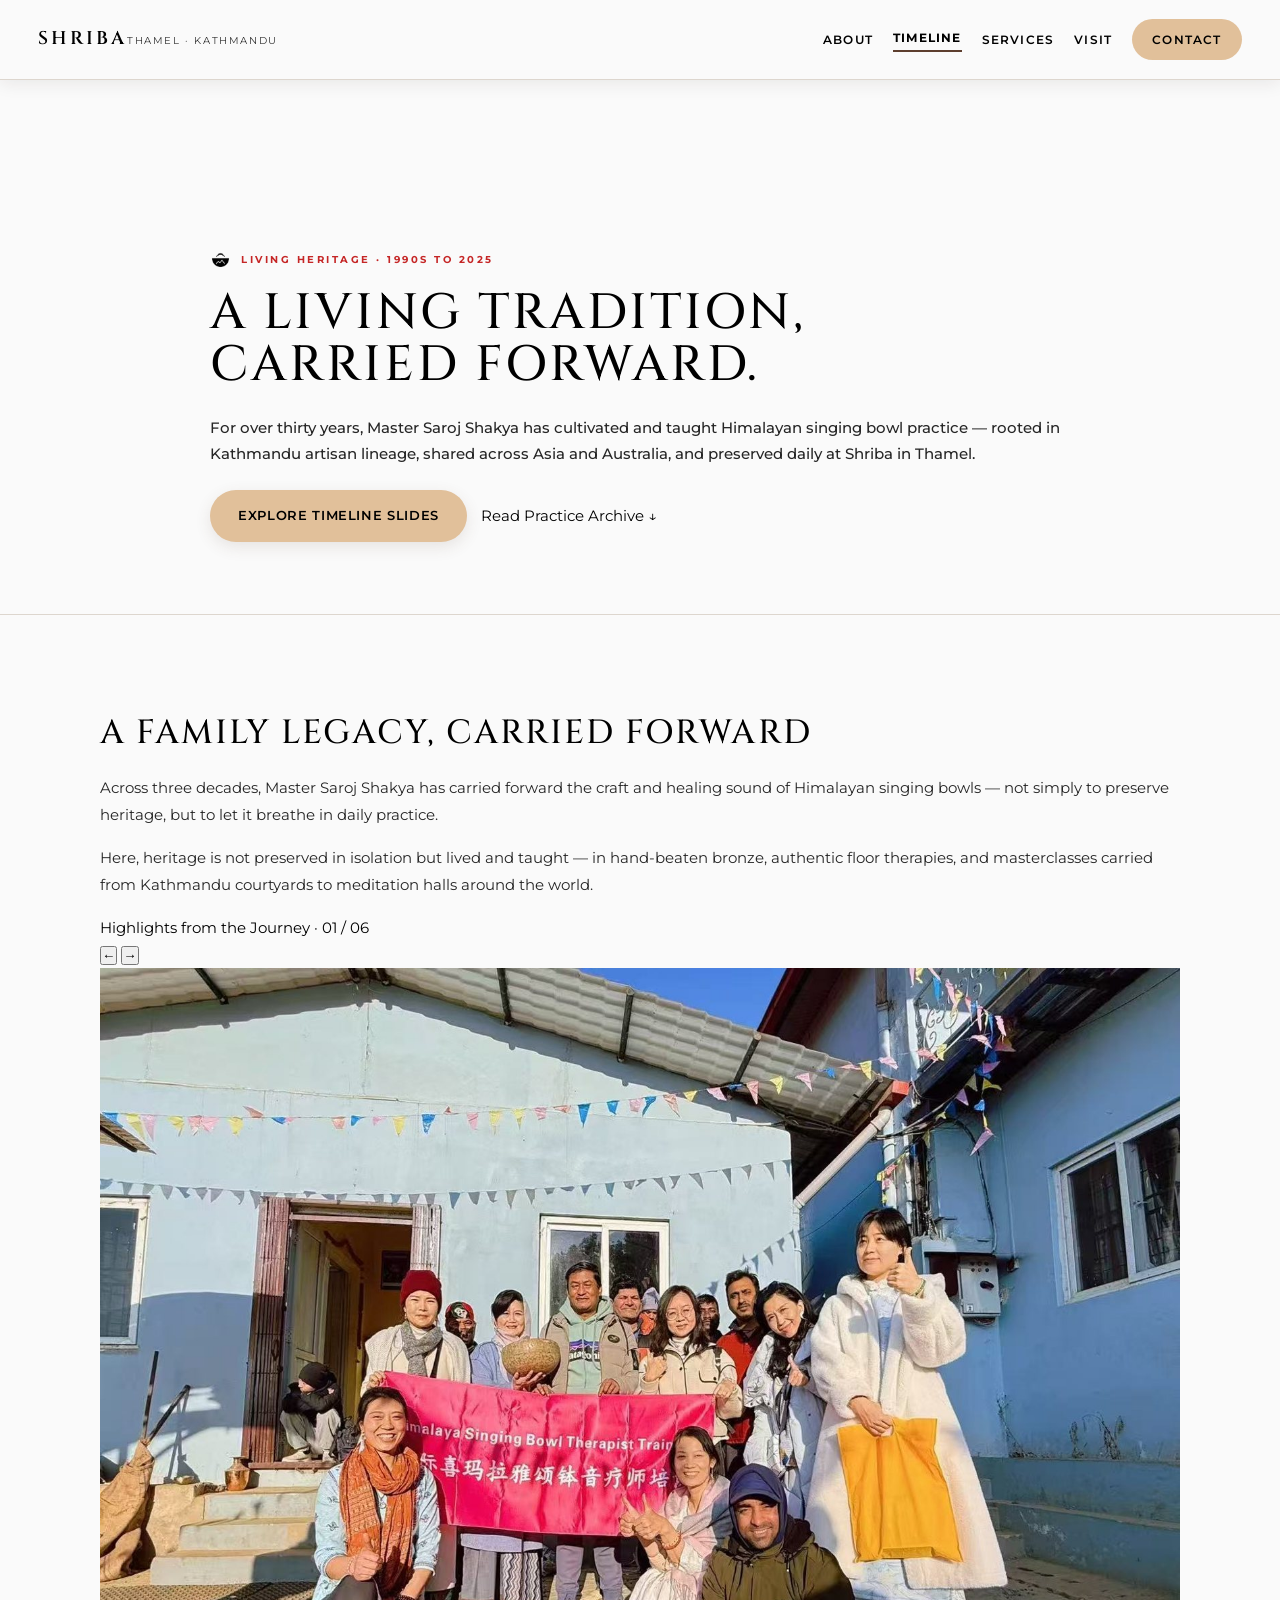
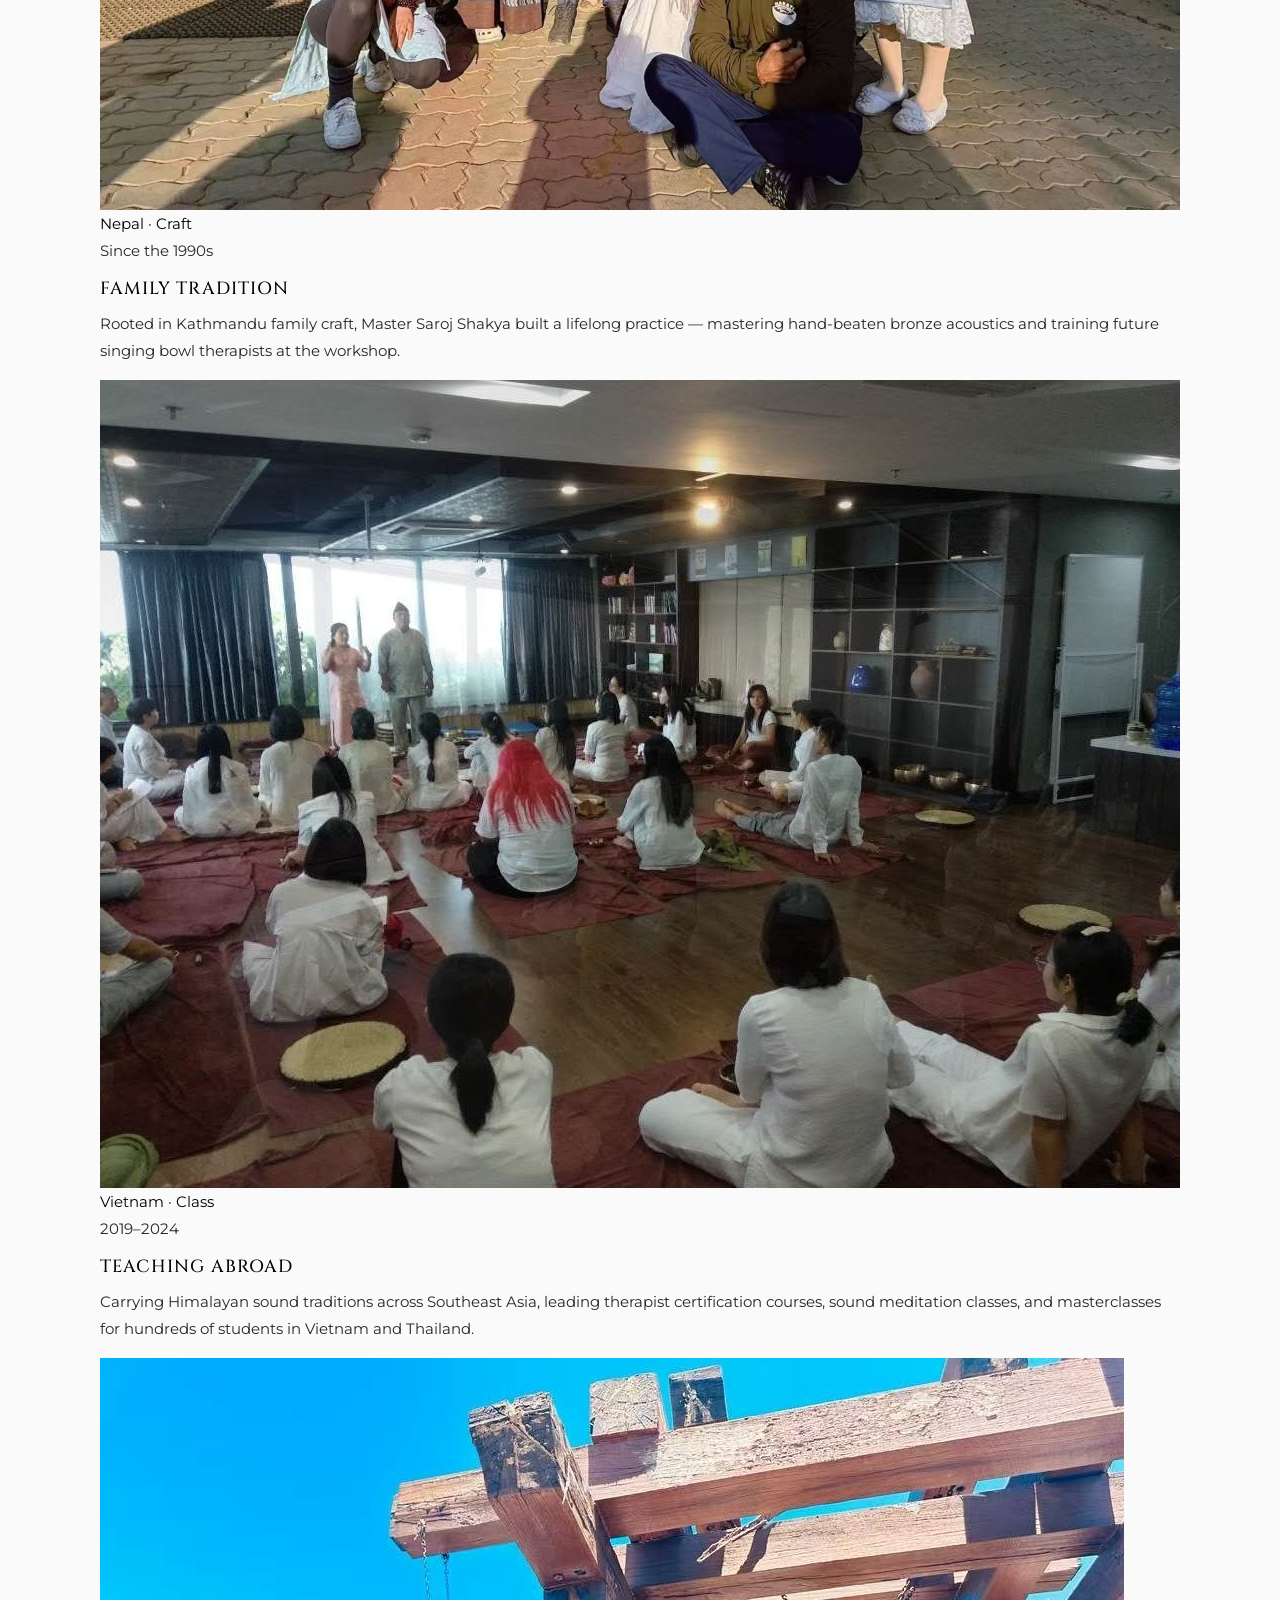
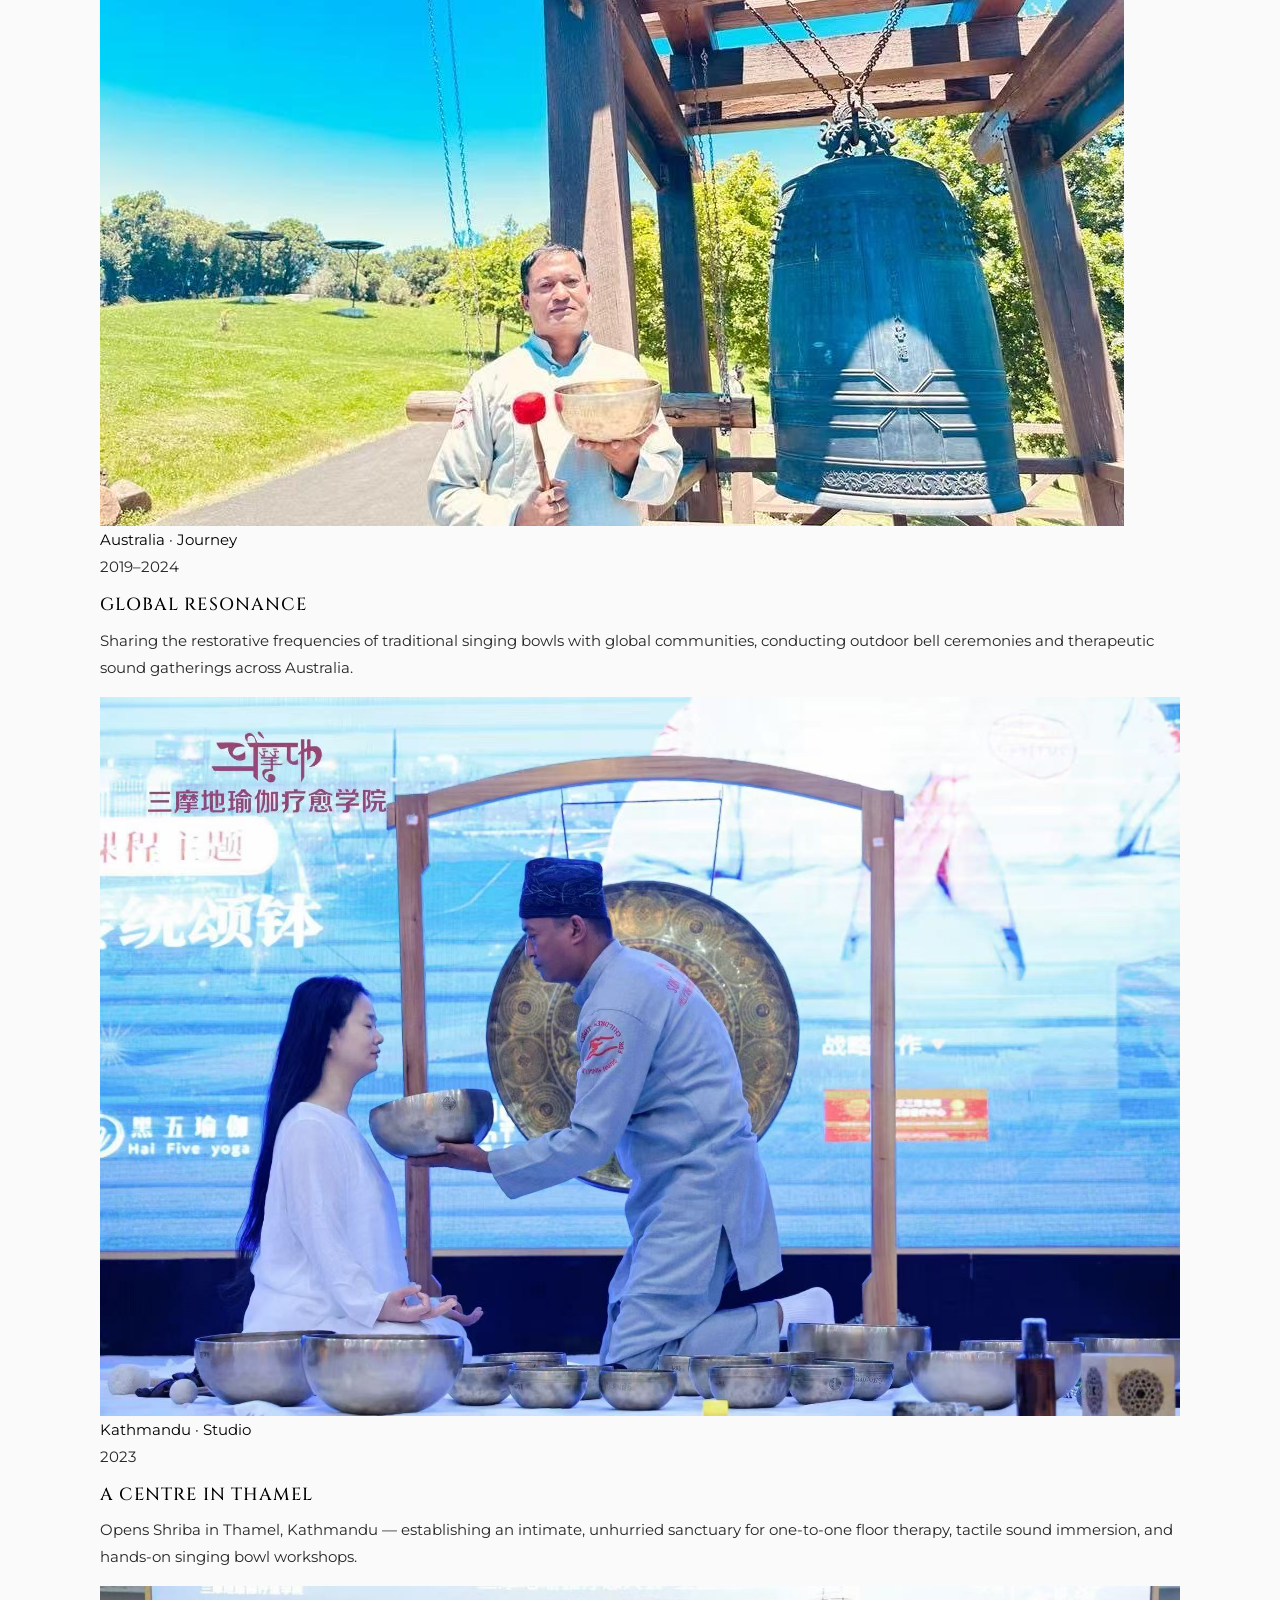
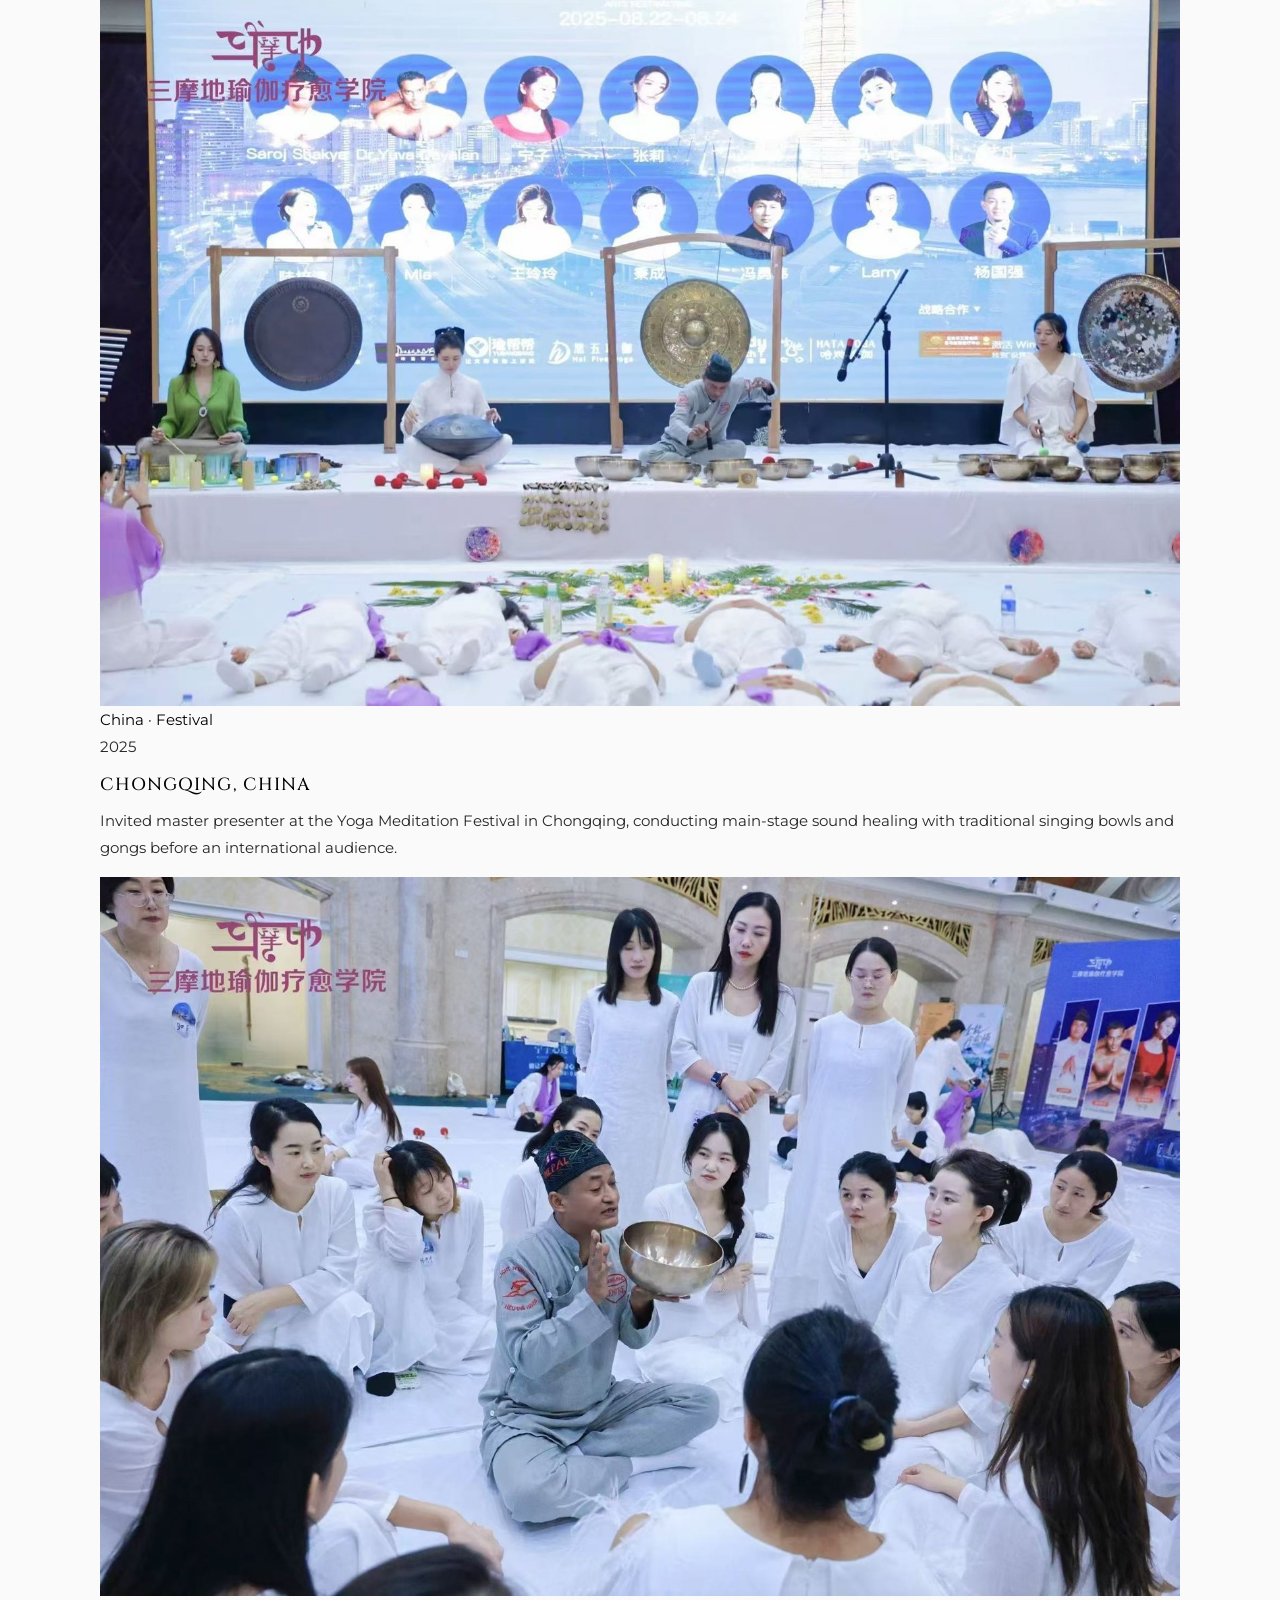
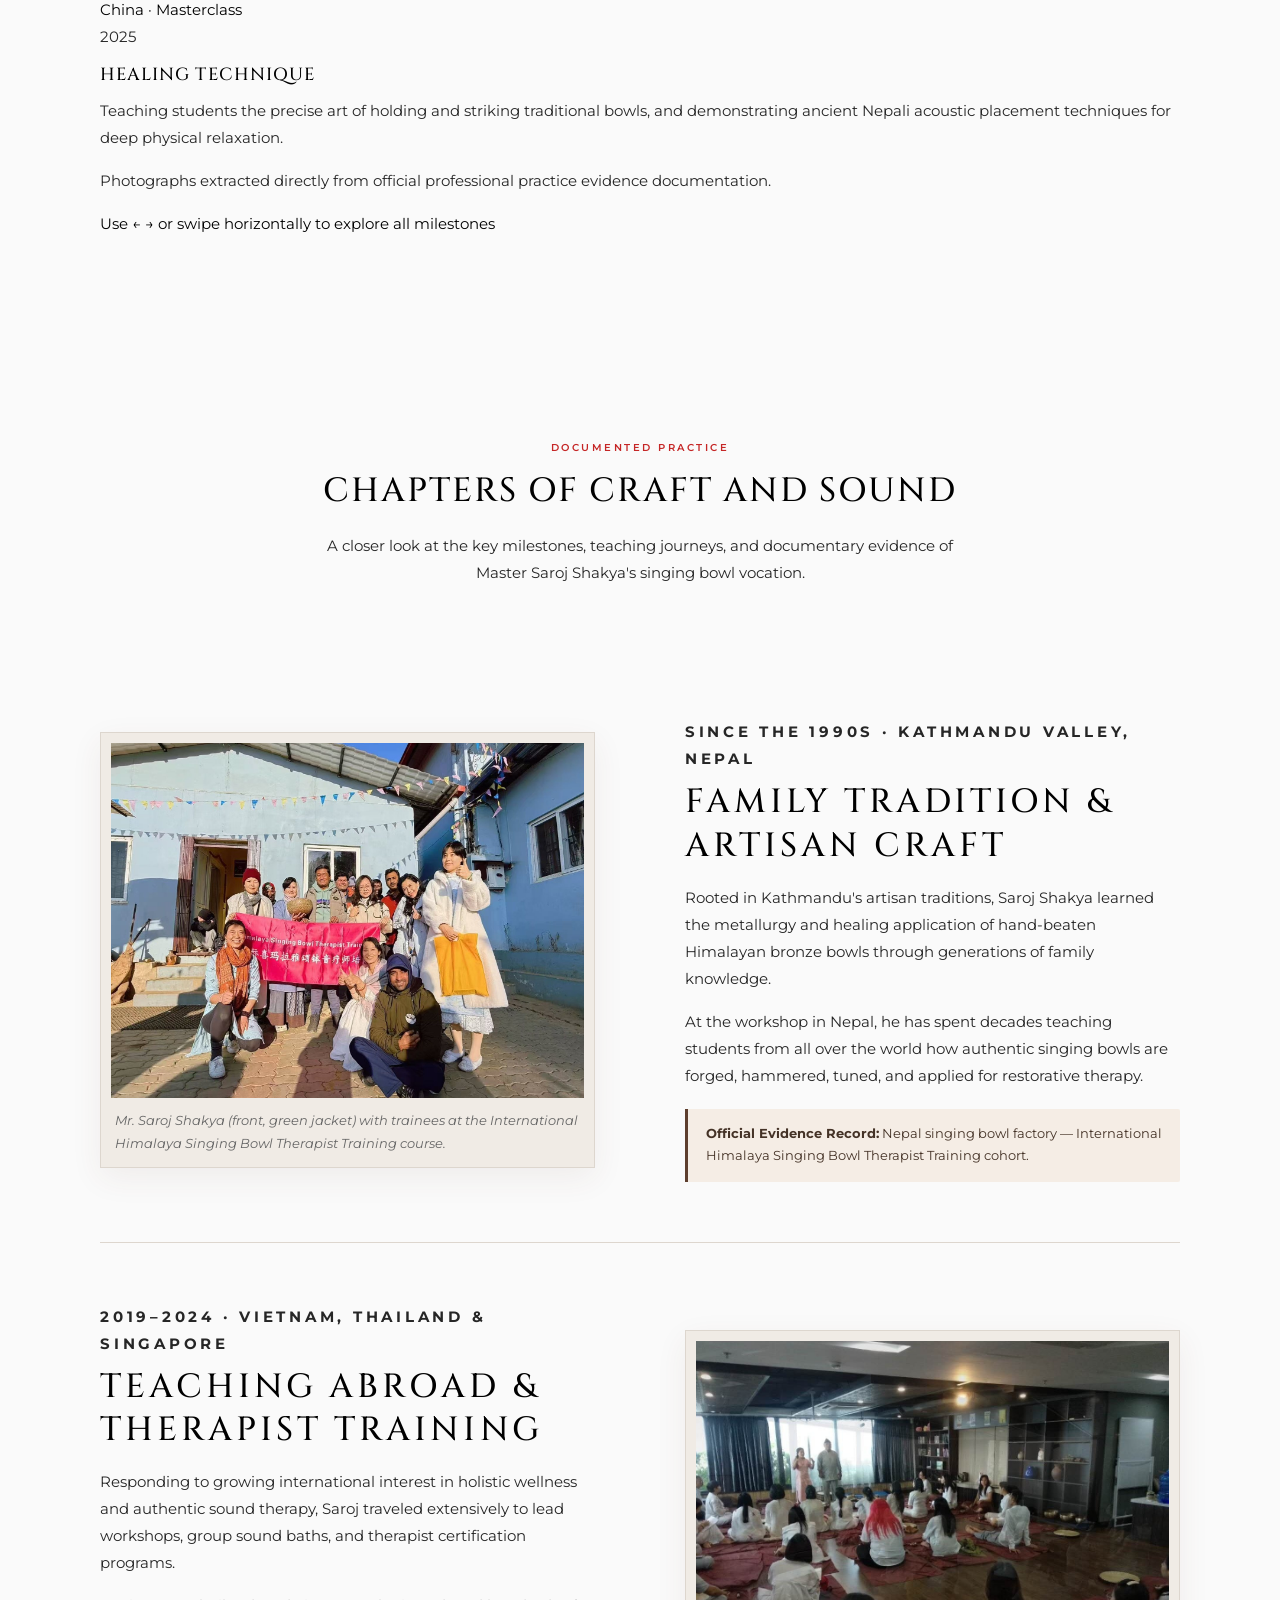
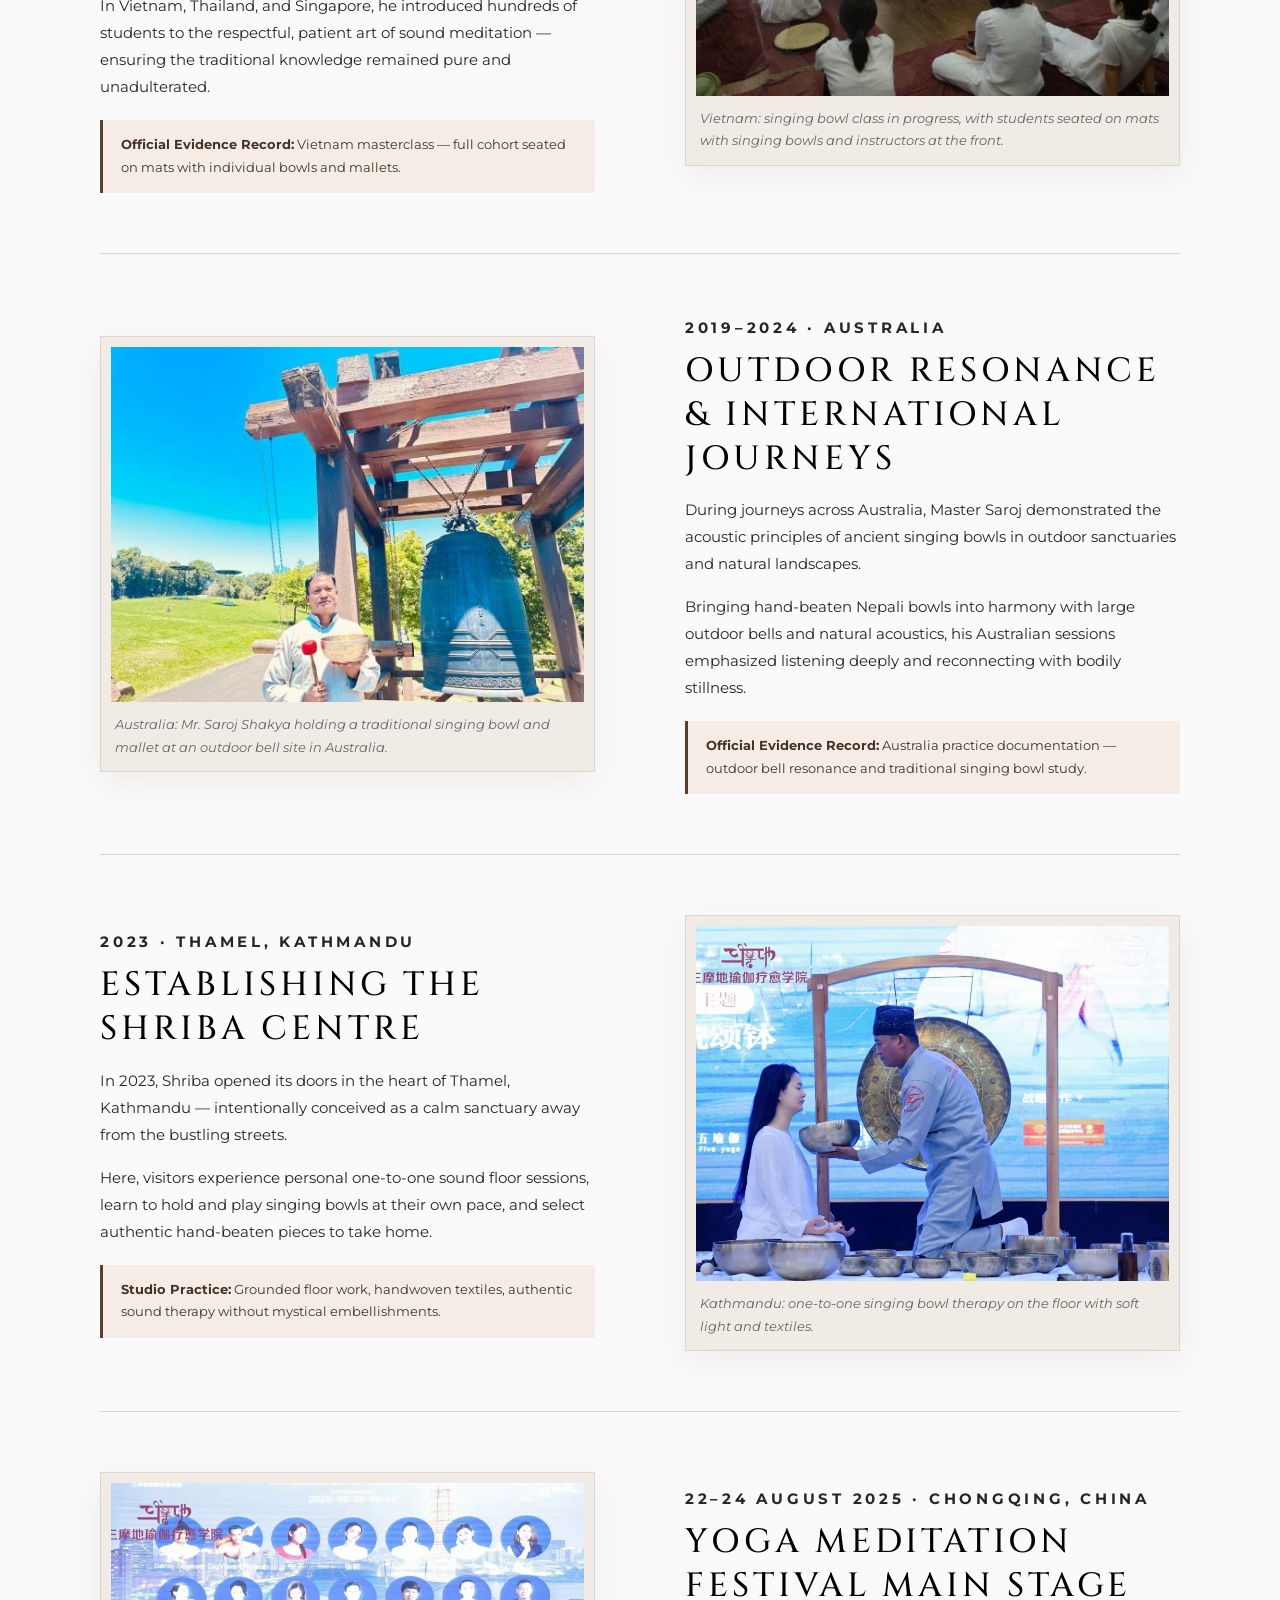
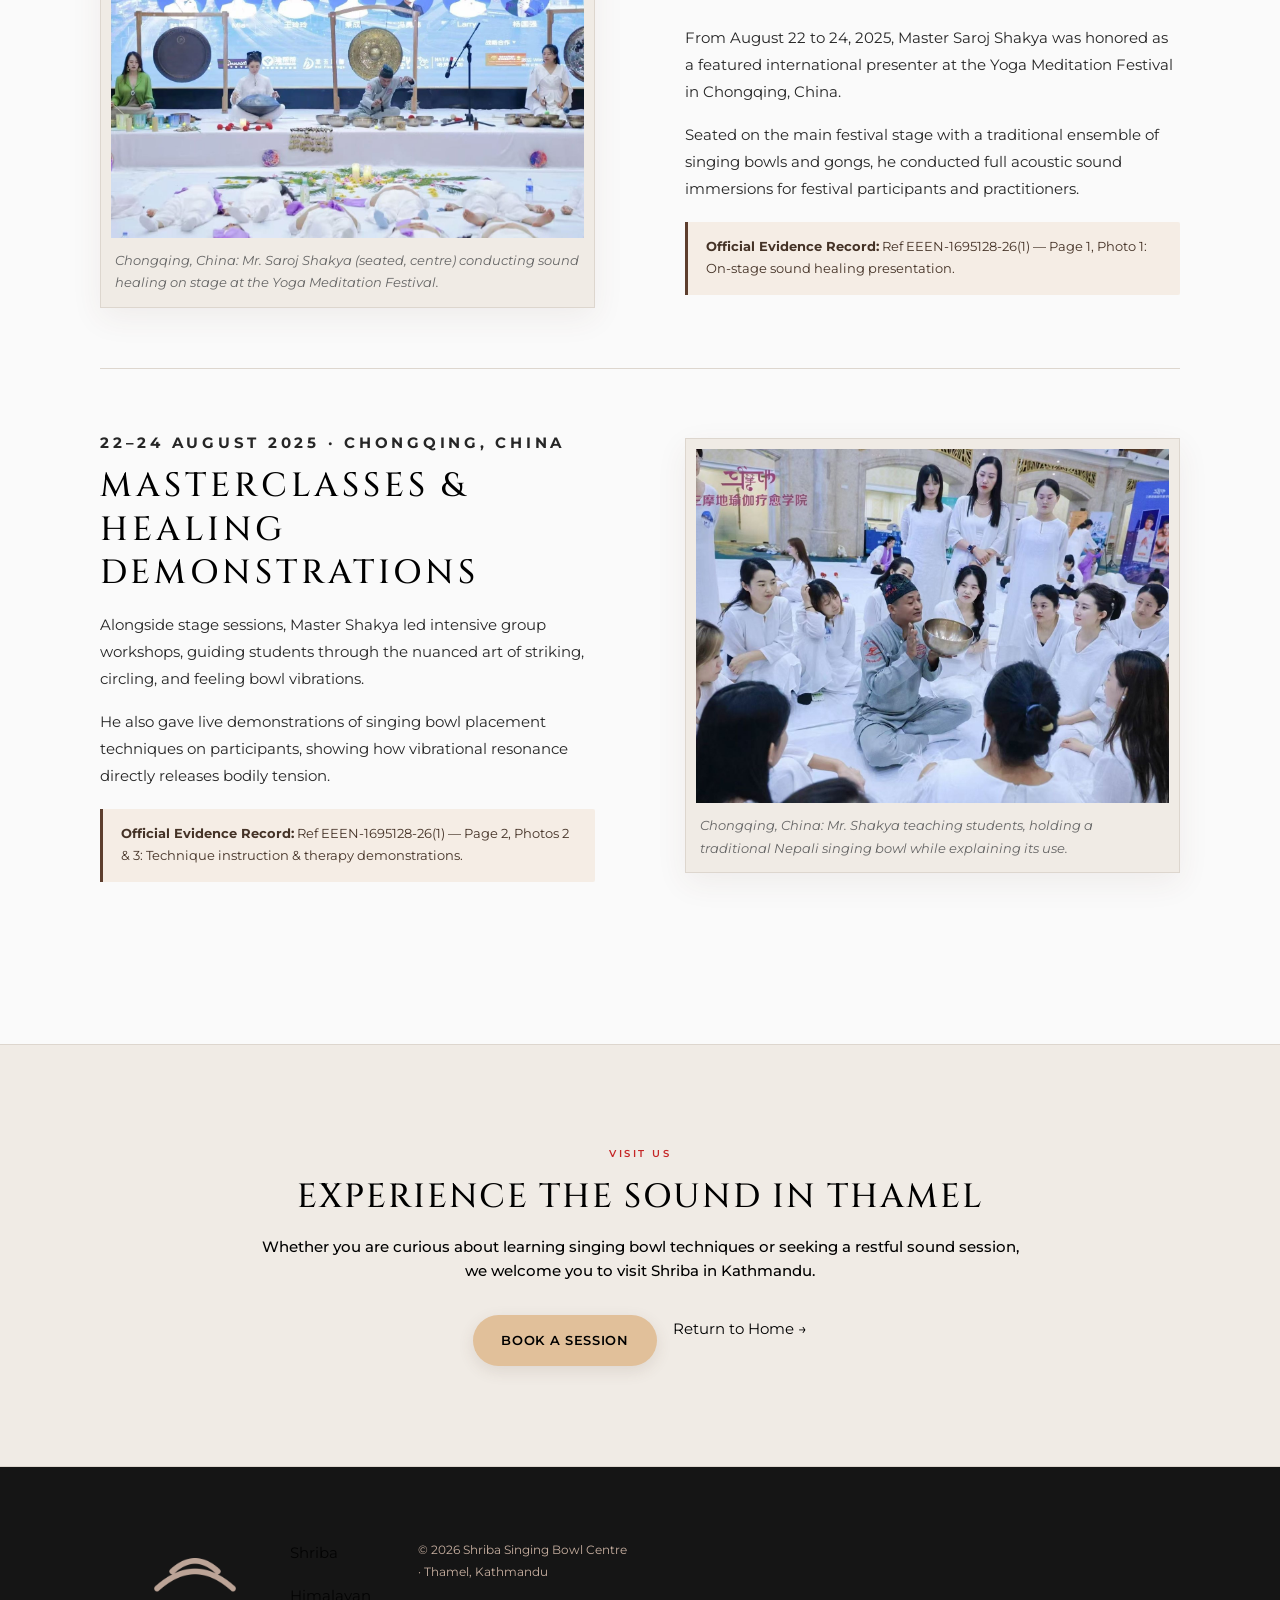
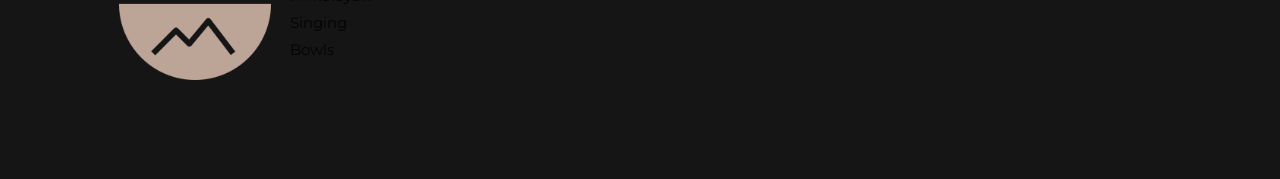
<file: timeline.html>
<!DOCTYPE html>
<html lang="en">
<head>
  <meta charset="UTF-8" />
  <meta name="viewport" content="width=device-width, initial-scale=1.0" />
  <title>Timeline & Journey — Shriba Himalayan Singing Bowls</title>
  <meta name="description" content="Explore the journey of Master Saroj Shakya: thirty years of Himalayan singing bowl craft, sound healing, and international teaching from Kathmandu to China, Vietnam, and Australia." />

  <link rel="preconnect" href="https://fonts.googleapis.com" />
  <link rel="preconnect" href="https://fonts.gstatic.com" crossorigin />
  <link href="https://fonts.googleapis.com/css2?family=Cinzel:wght@400;500;600;700;800;900&family=Montserrat:wght@400;500;600;700&display=swap" rel="stylesheet" />

  <link rel="stylesheet" href="style.css" />
  <link rel="icon" type="image/png" href="images/logo.png" />
  <style>
    /* Specific styles for the dedicated timeline page */
    .timeline-hero {
      background: var(--cream);
      padding: clamp(120px, 15vw, 170px) 0 clamp(48px, 6vw, 72px);
      border-bottom: 1px solid var(--stone);
      position: relative;
    }
    .timeline-hero-inner {
      max-width: 860px;
    }
        .timeline-hero-eyebrow {
          display: inline-flex;
          align-items: center;
          gap: 10px;
          font-size: var(--fs-label);
          letter-spacing: 0.25em;
          text-transform: uppercase;
          font-weight: 700;
          color: var(--red);
          margin-bottom: 18px;
        }
        .timeline-hero-title {
      font-family: var(--font-heading);
      font-size: var(--fs-h1);
      font-weight: 500;
      line-height: 1.05;
      text-transform: uppercase;
      letter-spacing: 0.06em;
      color: var(--ink);
      margin-bottom: 24px;
      -webkit-font-smoothing: antialiased;
    }
        .timeline-hero-lead {
      font-size: var(--fs-body);
      line-height: 1.7;
      color: rgba(0, 0, 0, 0.85);
      font-weight: 500;
      margin-bottom: 24px;
    }
    .timeline-hero-nav {
      display: flex;
      gap: 14px;
      align-items: center;
      flex-wrap: wrap;
    }

    /* Archive Chapters Section */
    .archive-section {
      background: var(--cream);
      padding: clamp(70px, 8vw, 110px) 0;
    }
    .archive-heading {
      text-align: center;
      max-width: 680px;
      margin: 0 auto clamp(48px, 6vw, 72px);
    }
    .archive-chapter {
      display: grid;
      grid-template-columns: 1fr 1fr;
      gap: clamp(40px, 7vw, 90px);
      align-items: center;
      padding: clamp(36px, 5vw, 60px) 0;
      border-bottom: 1px solid var(--stone);
    }
    .archive-chapter:last-child {
      border-bottom: none;
    }
    .archive-chapter.reverse {
      direction: rtl;
    }
    .archive-chapter.reverse > * {
      direction: ltr;
    }
    .archive-media {
      position: relative;
      border: 1px solid var(--stone);
      padding: 10px;
      background: var(--paper);
      box-shadow: 0 10px 30px rgba(93, 62, 46, 0.07);
    }
    .archive-media img {
      width: 100%;
      aspect-ratio: 4 / 3;
      object-fit: cover;
      display: block;
    }
        .archive-media .caption {
      margin: 12px 4px 2px;
      font-size: var(--fs-small);
      color: #666;
      font-style: italic;
    }
        .archive-date-tag {
      font-size: var(--fs-label);
      letter-spacing: 0.25em;
      text-transform: uppercase;
      font-weight: 700;
      color: var(--red);
      margin-bottom: 8px;
    }
    .archive-title {
      font-family: var(--font-heading);
      font-size: var(--fs-h2);
      font-weight: 500;
      margin-bottom: 16px;
      line-height: 1.3;
      text-transform: uppercase;
      letter-spacing: 0.12em;
    }
    .archive-copy p {
      font-size: var(--fs-body);
      line-height: 1.8;
      color: rgba(0, 0, 0, 0.85);
    }
    .archive-evidence-note {
      margin-top: 20px;
      padding: 14px 18px;
      background: rgba(225, 192, 154, 0.22);
      border-left: 3px solid var(--brown);
      font-size: var(--fs-small);
      color: #443226;
      border-radius: 0 2px 2px 0;
    }

    /* Fixed Header for subpage */
    .site-header.always-visible {
      transform: translateY(0);
      position: sticky;
      top: 0;
      background: var(--cream);
    }
    .nav a.active {
      font-weight: 700;
      border-bottom: 2px solid var(--brown);
      padding-bottom: 2px;
    }

    @media (max-width: 860px) {
      .archive-chapter {
        grid-template-columns: 1fr;
        gap: 28px;
      }
      .archive-chapter.reverse {
        direction: ltr;
      }
    }
  </style>
</head>
<body>

  <!-- SITE HEADER -->
  <header class="site-header always-visible" id="site-header">
    <div class="container header-inner">
      <a href="index.html#home" class="header-brand" aria-label="Shriba home">
        <span class="header-brand-name">Shriba</span>
        <span class="header-brand-location">Thamel · Kathmandu</span>
      </a>

      <nav class="nav" aria-label="Main navigation">
        <div class="nav-group nav-group-left">
          <a href="index.html#about">About</a>
          <a href="timeline.html" class="active">Timeline</a>
          <a href="index.html#services">Services</a>
        </div>
        <div class="nav-group nav-group-right">
          <a href="index.html#visit">Visit</a>
          <a href="index.html#contact" class="nav-cta">Contact</a>
        </div>
      </nav>
    </div>
  </header>

  <!-- HERO SECTION -->
  <section class="timeline-hero">
    <div class="container timeline-hero-inner">
      <div class="timeline-hero-eyebrow">
        <img src="images/logo-mark.png" alt="" style="height: 18px; width: auto;" />
        <span>Living Heritage · 1990s to 2025</span>
      </div>
      <h1 class="timeline-hero-title">A Living Tradition, Carried Forward.</h1>
      <p class="timeline-hero-lead">
        For over thirty years, Master Saroj Shakya has cultivated and taught Himalayan singing bowl practice — rooted in Kathmandu artisan lineage, shared across Asia and Australia, and preserved daily at Shriba in Thamel.
      </p>
      <div class="timeline-hero-nav">
        <a href="#slides-showcase" class="btn btn-primary">Explore Timeline Slides</a>
        <a href="#chapters" class="dwarikas-page-link">Read Practice Archive &darr;</a>
      </div>
    </div>
  </section>

  <!-- DWARIKA'S SLIDES TIMELINE COMPONENT (MAIN CENTERPIECE) -->
  <section id="slides-showcase" class="section dwarikas-timeline-section">
    <div class="container">

      <!-- Dwarika's Header -->
      <div class="dwarikas-header">
        <div class="dwarikas-title-col">
          <h2 class="dwarikas-headline">
            <span class="dwarikas-line">A Family Legacy,</span>
            <span class="dwarikas-line">Carried Forward</span>
          </h2>
        </div>
        <div class="dwarikas-copy-col">
          <p class="dwarikas-lead-text">
            Across three decades, Master Saroj Shakya has carried forward the craft and healing sound of Himalayan singing bowls — not simply to preserve heritage, but to let it breathe in daily practice.
          </p>
          <p class="dwarikas-lead-text">
            Here, heritage is not preserved in isolation but lived and taught — in hand-beaten bronze, authentic floor therapies, and masterclasses carried from Kathmandu courtyards to meditation halls around the world.
          </p>
        </div>
      </div>

      <!-- Dwarika's Controls Bar -->
      <div class="dwarikas-controls-bar">
        <div class="dwarikas-slider-meta">
          <span>Highlights from the Journey</span>
          <span>·</span>
          <span id="dwarikas-counter">01 / 06</span>
        </div>
        <div class="dwarikas-nav-btns">
          <button class="dwarikas-nav-btn" id="dwarikas-btn-prev" aria-label="Previous slide" type="button">&#8592;</button>
          <button class="dwarikas-nav-btn" id="dwarikas-btn-next" aria-label="Next slide" type="button">&#8594;</button>
        </div>
      </div>

      <!-- Dwarika's Slide Carousel -->
      <div class="dwarikas-track-wrapper">
        <div class="dwarikas-track" id="dwarikas-track" role="region" aria-label="Saroj Shakya Teaching Journey" tabindex="0">

          <!-- Slide 1: Since 1990s - Family Tradition -->
          <article class="dwarikas-card">
            <div class="dwarikas-card-media">
              <img src="images/timeline-nepal-factory.jpg" alt="Master Saroj Shakya with singing bowl therapist trainees at Kathmandu workshop" class="card-img-factory" />
              <span class="dwarikas-tag">Nepal · Craft</span>
            </div>
            <div class="dwarikas-card-content">
              <p class="dwarikas-card-date">Since the 1990s</p>
              <h3 class="dwarikas-card-title">Family Tradition</h3>
              <p class="dwarikas-card-desc">Rooted in Kathmandu family craft, Master Saroj Shakya built a lifelong practice — mastering hand-beaten bronze acoustics and training future singing bowl therapists at the workshop.</p>
            </div>
          </article>

          <!-- Slide 2: 2019-2024 - Vietnam Workshops -->
          <article class="dwarikas-card">
            <div class="dwarikas-card-media">
              <img src="images/timeline-vietnam-class.jpg" alt="Singing bowl class and sound meditation in Vietnam" class="card-img-vietnam" />
              <span class="dwarikas-tag">Vietnam · Class</span>
            </div>
            <div class="dwarikas-card-content">
              <p class="dwarikas-card-date">2019–2024</p>
              <h3 class="dwarikas-card-title">Teaching Abroad</h3>
              <p class="dwarikas-card-desc">Carrying Himalayan sound traditions across Southeast Asia, leading therapist certification courses, sound meditation classes, and masterclasses for hundreds of students in Vietnam and Thailand.</p>
            </div>
          </article>

          <!-- Slide 3: 2019-2024 - Australia Bell & Bowls -->
          <article class="dwarikas-card">
            <div class="dwarikas-card-media">
              <img src="images/timeline-australia.jpg" alt="Saroj Shakya holding singing bowl at outdoor bell site in Australia" class="card-img-australia" />
              <span class="dwarikas-tag">Australia · Journey</span>
            </div>
            <div class="dwarikas-card-content">
              <p class="dwarikas-card-date">2019–2024</p>
              <h3 class="dwarikas-card-title">Global Resonance</h3>
              <p class="dwarikas-card-desc">Sharing the restorative frequencies of traditional singing bowls with global communities, conducting outdoor bell ceremonies and therapeutic sound gatherings across Australia.</p>
            </div>
          </article>

          <!-- Slide 4: 2023 - A Centre in Thamel -->
          <article class="dwarikas-card">
            <div class="dwarikas-card-media">
              <img src="images/practice.jpg" alt="One-to-one singing bowl session on the floor in Thamel" class="card-img-thamel" />
              <span class="dwarikas-tag">Kathmandu · Studio</span>
            </div>
            <div class="dwarikas-card-content">
              <p class="dwarikas-card-date">2023</p>
              <h3 class="dwarikas-card-title">A Centre in Thamel</h3>
              <p class="dwarikas-card-desc">Opens Shriba in Thamel, Kathmandu — establishing an intimate, unhurried sanctuary for one-to-one floor therapy, tactile sound immersion, and hands-on singing bowl workshops.</p>
            </div>
          </article>

          <!-- Slide 5: 2025 - Chongqing, China Stage -->
          <article class="dwarikas-card">
            <div class="dwarikas-card-media">
              <img src="images/timeline-chongqing-stage.jpg" alt="Saroj Shakya conducting sound healing on stage in Chongqing China" class="card-img-china-stage" />
              <span class="dwarikas-tag">China · Festival</span>
            </div>
            <div class="dwarikas-card-content">
              <p class="dwarikas-card-date">2025</p>
              <h3 class="dwarikas-card-title">Chongqing, China</h3>
              <p class="dwarikas-card-desc">Invited master presenter at the Yoga Meditation Festival in Chongqing, conducting main-stage sound healing with traditional singing bowls and gongs before an international audience.</p>
            </div>
          </article>

          <!-- Slide 6: 2025 - Chongqing Technique Teaching -->
          <article class="dwarikas-card">
            <div class="dwarikas-card-media">
              <img src="images/timeline-chongqing-teaching.jpg" alt="Saroj Shakya teaching bowl placement technique to students in Chongqing" class="card-img-china-teach" />
              <span class="dwarikas-tag">China · Masterclass</span>
            </div>
            <div class="dwarikas-card-content">
              <p class="dwarikas-card-date">2025</p>
              <h3 class="dwarikas-card-title">Healing Technique</h3>
              <p class="dwarikas-card-desc">Teaching students the precise art of holding and striking traditional bowls, and demonstrating ancient Nepali acoustic placement techniques for deep physical relaxation.</p>
            </div>
          </article>

        </div>

        <!-- Dwarika's Progress Bar -->
        <div class="dwarikas-progress-wrap">
          <div class="dwarikas-progress-bar" id="dwarikas-progress-bar"></div>
        </div>
      </div>

      <div class="dwarikas-bottom-action">
        <p class="dwarikas-footnote">Photographs extracted directly from official professional practice evidence documentation.</p>
        <span class="dwarikas-slider-meta">Use &larr; &rarr; or swipe horizontally to explore all milestones</span>
      </div>

    </div>
  </section>

  <!-- CHAPTER ARCHIVE SECTION (DETAILED BREAKDOWN) -->
  <section id="chapters" class="archive-section">
    <div class="container">
      <div class="archive-heading">
        <p class="eyebrow brown">Documented Practice</p>
        <h2>Chapters of Craft and Sound</h2>
        <p>A closer look at the key milestones, teaching journeys, and documentary evidence of Master Saroj Shakya's singing bowl vocation.</p>
      </div>

      <!-- Chapter 1: Nepal Factory -->
      <article class="archive-chapter">
        <div class="archive-media">
          <img src="images/timeline-nepal-factory.jpg" alt="Master Saroj Shakya at Nepal singing bowl workshop" />
          <p class="caption">Mr. Saroj Shakya (front, green jacket) with trainees at the International Himalaya Singing Bowl Therapist Training course.</p>
        </div>
        <div class="archive-copy">
          <p class="archive-date-tag">Since the 1990s · Kathmandu Valley, Nepal</p>
          <h3 class="archive-title">Family Tradition & Artisan Craft</h3>
          <p>
            Rooted in Kathmandu's artisan traditions, Saroj Shakya learned the metallurgy and healing application of hand-beaten Himalayan bronze bowls through generations of family knowledge.
          </p>
          <p>
            At the workshop in Nepal, he has spent decades teaching students from all over the world how authentic singing bowls are forged, hammered, tuned, and applied for restorative therapy.
          </p>
          <div class="archive-evidence-note">
            <strong>Official Evidence Record:</strong> Nepal singing bowl factory — International Himalaya Singing Bowl Therapist Training cohort.
          </div>
        </div>
      </article>

      <!-- Chapter 2: Southeast Asia / Vietnam -->
      <article class="archive-chapter reverse">
        <div class="archive-media">
          <img src="images/timeline-vietnam-class.jpg" alt="Singing bowl class in Vietnam with rows of students" />
          <p class="caption">Vietnam: singing bowl class in progress, with students seated on mats with singing bowls and instructors at the front.</p>
        </div>
        <div class="archive-copy">
          <p class="archive-date-tag">2019–2024 · Vietnam, Thailand & Singapore</p>
          <h3 class="archive-title">Teaching Abroad & Therapist Training</h3>
          <p>
            Responding to growing international interest in holistic wellness and authentic sound therapy, Saroj traveled extensively to lead workshops, group sound baths, and therapist certification programs.
          </p>
          <p>
            In Vietnam, Thailand, and Singapore, he introduced hundreds of students to the respectful, patient art of sound meditation — ensuring the traditional knowledge remained pure and unadulterated.
          </p>
          <div class="archive-evidence-note">
            <strong>Official Evidence Record:</strong> Vietnam masterclass — full cohort seated on mats with individual bowls and mallets.
          </div>
        </div>
      </article>

      <!-- Chapter 3: Australia -->
      <article class="archive-chapter">
        <div class="archive-media">
          <img src="images/timeline-australia.jpg" alt="Saroj Shakya holding singing bowl at outdoor bell site in Australia" />
          <p class="caption">Australia: Mr. Saroj Shakya holding a traditional singing bowl and mallet at an outdoor bell site in Australia.</p>
        </div>
        <div class="archive-copy">
          <p class="archive-date-tag">2019–2024 · Australia</p>
          <h3 class="archive-title">Outdoor Resonance & International Journeys</h3>
          <p>
            During journeys across Australia, Master Saroj demonstrated the acoustic principles of ancient singing bowls in outdoor sanctuaries and natural landscapes.
          </p>
          <p>
            Bringing hand-beaten Nepali bowls into harmony with large outdoor bells and natural acoustics, his Australian sessions emphasized listening deeply and reconnecting with bodily stillness.
          </p>
          <div class="archive-evidence-note">
            <strong>Official Evidence Record:</strong> Australia practice documentation — outdoor bell resonance and traditional singing bowl study.
          </div>
        </div>
      </article>

      <!-- Chapter 4: Studio in Thamel -->
      <article class="archive-chapter reverse">
        <div class="archive-media">
          <img src="images/practice.jpg" alt="One-to-one singing bowl session on the floor in Thamel studio" />
          <p class="caption">Kathmandu: one-to-one singing bowl therapy on the floor with soft light and textiles.</p>
        </div>
        <div class="archive-copy">
          <p class="archive-date-tag">2023 · Thamel, Kathmandu</p>
          <h3 class="archive-title">Establishing the Shriba Centre</h3>
          <p>
            In 2023, Shriba opened its doors in the heart of Thamel, Kathmandu — intentionally conceived as a calm sanctuary away from the bustling streets.
          </p>
          <p>
            Here, visitors experience personal one-to-one sound floor sessions, learn to hold and play singing bowls at their own pace, and select authentic hand-beaten pieces to take home.
          </p>
          <div class="archive-evidence-note">
            <strong>Studio Practice:</strong> Grounded floor work, handwoven textiles, authentic sound therapy without mystical embellishments.
          </div>
        </div>
      </article>

      <!-- Chapter 5: Chongqing Festival -->
      <article class="archive-chapter">
        <div class="archive-media">
          <img src="images/timeline-chongqing-stage.jpg" alt="Saroj Shakya on stage at Yoga Meditation Festival in Chongqing" />
          <p class="caption">Chongqing, China: Mr. Saroj Shakya (seated, centre) conducting sound healing on stage at the Yoga Meditation Festival.</p>
        </div>
        <div class="archive-copy">
          <p class="archive-date-tag">22–24 August 2025 · Chongqing, China</p>
          <h3 class="archive-title">Yoga Meditation Festival Main Stage</h3>
          <p>
            From August 22 to 24, 2025, Master Saroj Shakya was honored as a featured international presenter at the Yoga Meditation Festival in Chongqing, China.
          </p>
          <p>
            Seated on the main festival stage with a traditional ensemble of singing bowls and gongs, he conducted full acoustic sound immersions for festival participants and practitioners.
          </p>
          <div class="archive-evidence-note">
            <strong>Official Evidence Record:</strong> Ref EEEN-1695128-26(1) — Page 1, Photo 1: On-stage sound healing presentation.
          </div>
        </div>
      </article>

      <!-- Chapter 6: Chongqing Teaching & Demonstrations -->
      <article class="archive-chapter reverse">
        <div class="archive-media">
          <img src="images/timeline-chongqing-teaching.jpg" alt="Master Saroj teaching singing bowl technique to students in Chongqing" />
          <p class="caption">Chongqing, China: Mr. Shakya teaching students, holding a traditional Nepali singing bowl while explaining its use.</p>
        </div>
        <div class="archive-copy">
          <p class="archive-date-tag">22–24 August 2025 · Chongqing, China</p>
          <h3 class="archive-title">Masterclasses & Healing Demonstrations</h3>
          <p>
            Alongside stage sessions, Master Shakya led intensive group workshops, guiding students through the nuanced art of striking, circling, and feeling bowl vibrations.
          </p>
          <p>
            He also gave live demonstrations of singing bowl placement techniques on participants, showing how vibrational resonance directly releases bodily tension.
          </p>
          <div class="archive-evidence-note">
            <strong>Official Evidence Record:</strong> Ref EEEN-1695128-26(1) — Page 2, Photos 2 & 3: Technique instruction & therapy demonstrations.
          </div>
        </div>
      </article>

    </div>
  </section>

  <!-- CALL TO ACTION -->
  <section class="section section-craft" style="text-align: center;">
    <div class="container" style="max-width: 760px; margin: 0 auto;">
      <p class="eyebrow brown">Visit Us</p>
      <h2 style="margin-bottom: 20px;">Experience the Sound in Thamel</h2>
      <p class="lead-text" style="margin-bottom: 32px;">
        Whether you are curious about learning singing bowl techniques or seeking a restful sound session, we welcome you to visit Shriba in Kathmandu.
      </p>
      <div style="display: flex; gap: 16px; justify-content: center; flex-wrap: wrap;">
        <a href="index.html#contact" class="btn btn-primary">Book a Session</a>
        <a href="index.html#home" class="dwarikas-page-link">Return to Home &rarr;</a>
      </div>
    </div>
  </section>

  <!-- FOOTER -->
  <footer class="site-footer">
    <div class="container footer-inner">
      <div class="footer-brand">
        <img src="images/logo-mark.png" alt="" class="footer-mark" />
        <div>
          <p class="footer-name">Shriba</p>
          <p class="footer-sub">Himalayan Singing Bowls</p>
        </div>
      </div>
      <p class="footer-copy">© <span id="year"></span> Shriba Singing Bowl Centre · Thamel, Kathmandu</p>
    </div>
  </footer>

  <script>
    document.getElementById('year').textContent = new Date().getFullYear();

    // --- Dwarika's Timeline Slider Interaction ---
    (function() {
      const dwarikasTrack = document.getElementById('dwarikas-track');
      const btnPrev = document.getElementById('dwarikas-btn-prev');
      const btnNext = document.getElementById('dwarikas-btn-next');
      const progressBar = document.getElementById('dwarikas-progress-bar');
      const counter = document.getElementById('dwarikas-counter');

      if (!dwarikasTrack) return;

      const cards = dwarikasTrack.querySelectorAll('.dwarikas-card');
      const totalCards = cards.length;

      const getScrollStep = () => {
        const card = dwarikasTrack.querySelector('.dwarikas-card');
        if (!card) return 320;
        const gap = parseInt(window.getComputedStyle(dwarikasTrack).gap) || 24;
        return card.offsetWidth + gap;
      };

      if (btnNext) {
        btnNext.addEventListener('click', () => {
          dwarikasTrack.scrollBy({ left: getScrollStep(), behavior: 'smooth' });
        });
      }

      if (btnPrev) {
        btnPrev.addEventListener('click', () => {
          dwarikasTrack.scrollBy({ left: -getScrollStep(), behavior: 'smooth' });
        });
      }

      const updateSliderState = () => {
        const maxScroll = dwarikasTrack.scrollWidth - dwarikasTrack.clientWidth;
        const currentScroll = dwarikasTrack.scrollLeft;

        if (maxScroll <= 0) {
          if (progressBar) {
            progressBar.style.width = '100%';
            progressBar.style.transform = 'none';
          }
        } else {
          const visibleRatio = dwarikasTrack.clientWidth / dwarikasTrack.scrollWidth;
          const barWidthPct = Math.max(15, Math.min(100, visibleRatio * 100));
          const scrollPct = Math.max(0, Math.min(1, currentScroll / maxScroll));
          const maxTranslate = 100 - barWidthPct;
          if (progressBar) {
            progressBar.style.width = barWidthPct + '%';
            progressBar.style.transform = `translateX(${scrollPct * (maxTranslate / (barWidthPct / 100))}%)`;
          }
        }

        if (counter && totalCards > 0) {
          const cardWidth = getScrollStep();
          const activeIndex = Math.min(totalCards, Math.max(1, Math.round(currentScroll / cardWidth) + 1));
          const formattedCurrent = String(activeIndex).padStart(2, '0');
          const formattedTotal = String(totalCards).padStart(2, '0');
          counter.textContent = `${formattedCurrent} / ${formattedTotal}`;
        }
      };

      dwarikasTrack.addEventListener('scroll', updateSliderState, { passive: true });
      window.addEventListener('resize', updateSliderState);
      updateSliderState();
    })();
  </script>
</body>
</html>
</file>
<file: style.css>
/* =========================================
   SHRIBA — Editorial Heritage Stylesheet
   ========================================= */

:root {
  /* Brand colours */
  --brown:      #5D3E2E;
  --cream:      #FAFAFA;
  --tan:        #E1C09A;
  --stone:      #DDD6CE;
  --red:        #C52626;
  --paper:      #F0EBE5;
  --ink:        #000000;
  --sage:       #68765F;

    /* Type */
  --font-heading: 'Cinzel', Georgia, serif;
  --font-name:    'Cinzel', Georgia, serif;
  --font-body:    'Montserrat', system-ui, sans-serif;

        /* Standardized Type Scale */
  --fs-h1:    clamp(2rem, 4.5vw, 3.1rem);
  --fs-h2:    clamp(1.6rem, 3.6vw, 2.1rem);
  --fs-h3:    1.1rem;
  --fs-body:  15px;
  --fs-small: 12.5px;
  --fs-label: 10px;
}

* { box-sizing: border-box; margin: 0; padding: 0; }
html { scroll-behavior: smooth; }

body {
  font-family: var(--font-body);
  font-size: var(--fs-body);
  line-height: 1.8;
  color: var(--ink);
  background: var(--cream);
  -webkit-font-smoothing: antialiased;
}

img { max-width: 100%; display: block; }
a { color: #000000; text-decoration: none; transition: color 0.3s ease; }
a:hover { color: #000000; }

.container { width: min(1080px, 92%); margin: 0 auto; }

/* Typography */
.eyebrow {
  font-size: var(--fs-label);
  letter-spacing: 0.25em;
  text-transform: uppercase;
  color: var(--red);
  margin-bottom: 16px;
  font-weight: 600;
}
.eyebrow.brown { color: var(--red); }

h1, h2, h3, h4, h5, h6 {
  font-family: var(--font-heading);
  font-weight: 500;
  color: #000000;
  line-height: 1.05;
  text-transform: uppercase;
  letter-spacing: 0.06em;
  -webkit-font-smoothing: antialiased;
}
h1 { font-size: var(--fs-h1); margin-bottom: 24px; }
h2 { font-size: var(--fs-h2); margin-bottom: 24px; }
h3 { font-size: var(--fs-h3); margin-bottom: 12px; }

p { margin-bottom: 16px; color: rgba(0,0,0,0.85); }
.lead-text { font-size: var(--fs-body); color: #000000; font-weight: 500; line-height: 1.6; }
.italic-quote { font-family: var(--font-heading); font-style: italic; font-size: 1.15rem; color: #000000; margin-top: 24px; border-left: 2px solid var(--tan); padding-left: 20px; letter-spacing: 0.05em; }
.caption { font-size: var(--fs-small); color: #666; margin-top: 12px; font-style: italic; }

/* Header */
.site-header { background: var(--cream); height: 80px; padding: 0; position: fixed; inset: 0 0 auto; z-index: 50; border-bottom: 1px solid var(--stone); box-shadow: 0 4px 16px rgba(43, 30, 21, 0.08); transform: translateY(-110%); transition: transform 0.4s ease; }
.site-header.scrolled-header { transform: translateY(0); }
.header-inner { display: flex; justify-content: space-between; align-items: center; position: relative; gap: clamp(20px, 3vw, 40px); width: 94%; height: 100%; max-width: none; }
.header-brand { display: flex; align-items: center; color: #000000; line-height: 1.2; }
.header-brand-logo { display: block; width: 150px; height: 55px; object-fit: contain; transform: translateY(4px); }
.mobile-nav-toggle { display: none; }
.header-brand-name { font-family: var(--font-heading); font-size: 1.15rem; font-weight: 600; text-transform: uppercase; letter-spacing: 0.16em; }
.header-brand-location { margin-top: 4px; font-size: 10px; letter-spacing: 0.16em; text-transform: uppercase; opacity: 0.8; }
.brand { display: flex; align-items: center; gap: 12px; }
.brand-mark { height: 40px; }
.brand-text { display: flex; flex-direction: column; line-height: 1; }
.brand-name { font-family: var(--font-heading); font-weight: 600; font-size: 1.35rem; color: #000000; text-transform: uppercase; letter-spacing: 0.12em; }
.brand-sub { font-size: 10px; letter-spacing: 0.2em; text-transform: uppercase; color: #000000; margin-top: 4px; }

.nav { display: flex; align-items: center; gap: 20px; }
.nav-group { display: flex; align-items: center; gap: 20px; }
.nav a { font-size: 12px; letter-spacing: 0.1em; text-transform: uppercase; font-weight: 600; }
.nav-cta { background: #e1c09a; color: #000 !important; padding: 10px 20px; border-radius: 999px; transition: background-color 0.25s ease, color 0.25s ease; }
.nav-cta:hover { background: #d4ae80; color: #000 !important; }

/* Hero */
.hero-editorial { margin-bottom: 0; }
.hero-image-wrap { width: 100%; height: 100vh; height: 100svh; min-height: 420px; overflow: hidden; position: relative; background: var(--paper); }
.hero-video { position: absolute; inset: 0; width: 100%; height: 100%; object-fit: cover; object-position: center; background: var(--paper); animation: hero-image-reveal 1.4s ease-out both; }
.visually-hidden { position: absolute; width: 1px; height: 1px; padding: 0; margin: -1px; overflow: hidden; clip: rect(0, 0, 0, 0); white-space: nowrap; border: 0; }

@keyframes hero-image-reveal {
  from { opacity: 0.65; transform: scale(1.04); }
  to { opacity: 1; transform: scale(1); }
}

/* Buttons */
.btn { display: inline-block; padding: 14px 28px; border-radius: 999px; font-weight: 600; font-size: 13px; letter-spacing: 0.05em; text-transform: uppercase; transition: all 0.3s ease; }
.btn-primary { background: var(--tan); color: #000000; box-shadow: 0 5px 16px rgba(93, 62, 46, 0.12); }
.btn-primary:hover { background: var(--paper); color: #000000; transform: translateY(-2px); box-shadow: 0 8px 20px rgba(93, 62, 46, 0.18); }
.btn-whatsapp { display: inline-flex; align-items: center; justify-content: center; gap: 8px; background: var(--brown); color: var(--cream); }
.visit-text .btn-whatsapp { background: #e1c09a; color: #000; }
.visit-text .btn-whatsapp:hover { background: #d4ae80; color: #000; }
.btn-icon { display: block; flex: 0 0 auto; }
.btn-whatsapp:hover { background: #493022; color: var(--cream); }
.btn:focus-visible, .nav a:focus-visible, .mobile-nav-toggle:focus-visible { outline: 2px solid var(--red); outline-offset: 4px; }

/* Sections */
.section { padding: clamp(64px, 8vw, 100px) 0; }
.section-alt { background: var(--paper); }
.section-craft { background: var(--paper); border-top: 1px solid var(--stone); border-bottom: 1px solid var(--stone); }
.craft-inner { display: grid; max-width: 1200px; grid-template-columns: 0.9fr 1.1fr; gap: clamp(32px, 7vw, 96px); align-items: start; padding: clamp(32px, 5vw, 64px); border: 1px solid var(--stone); background: var(--cream); box-shadow: 0 16px 40px rgba(93, 62, 46, 0.06); }
.craft-gallery-section { background: var(--cream); }
.craft-gallery { margin-top: 0; }
.craft-heading h2 { max-width: 440px; margin-bottom: 0; }
.craft-copy p:last-child { margin-bottom: 0; font-style: italic; white-space: nowrap; }
.section-craft .eyebrow { color: var(--red); }
.craft-lede { font-size: 1.2rem; color: #000000; margin-bottom: 40px; }
.section-head.center { text-align: center; margin-bottom: 60px; }

/* Staggered Layouts */
.about-stagger, .visit-stagger { display: grid; grid-template-columns: 1fr 1fr; gap: 80px; align-items: center; }
.about-image img, .visit-image img { border-radius: 2px; border: 1px solid var(--stone); padding: 10px; background: var(--cream); }

/* =========================================
   DWARIKA'S STYLE RECREATION
   ========================================= */

.new-timeline {
  padding: 120px 0;
  background-color: #F0EBE5;
  overflow: hidden;
  min-height: 80vh;
  display: flex;
  align-items: center;
}

.new-timeline-container {
  display: grid;
  grid-template-columns: 400px minmax(0, 1fr);
  gap: 60px;
  width: 94%;
  margin: 0 auto;
  align-items: center;
}

.new-timeline-right { min-width: 0; }

.new-timeline-left {
  position: relative;
  z-index: 10;
  display: flex;
  flex-direction: column;
  justify-content: space-between;
  height: 500px; /* Match height with images */
  padding-right: 40px;
}


.timeline-title-main {
  font-family: var(--font-heading);
  font-size: 2rem;
  letter-spacing: 0.15em;
  margin-top: 10px;
}

.new-timeline-year {
  font-family: var(--font-heading);
  font-size: 5rem;
  font-weight: 400;
  margin: 0 0 20px;
  line-height: 0.9;
  text-transform: none;
  transition: opacity 0.5s ease;
}

.new-timeline-desc {
  font-size: 14px;
  line-height: 1.8;
  color: #444;
  max-width: 300px;
  transition: opacity 0.5s ease;
}

.new-timeline-controls {
  display: flex;
  gap: 10px;
  position: relative;
  z-index: 20;
}


.new-timeline-btn {
  background: transparent;
  border: 1px solid rgba(0,0,0,0.1);
  width: 50px;
  height: 50px;
  border-radius: 2px;
  cursor: pointer;
  font-size: 1.2rem;
  transition: all 0.3s ease;
  display: flex;
  align-items: center;
  justify-content: center;
}

.new-timeline-btn:hover {
  background: white;
  border-color: white;
}

/* Gallery Styling */
.new-gallery-wrapper {
  position: relative;
  width: calc(100% + 80px);
  min-width: 0;
  overflow: hidden;
}

/* Blur masks for the sides - closer to Dwarika's */
.new-gallery-wrapper::before,
.new-gallery-wrapper::after {
  content: "";
  position: absolute;
  top: 0;
  bottom: 0;
  width: min(36px, 4%);
  z-index: 5;
  pointer-events: none;
}

.new-gallery-wrapper::before {
  left: 0;
  background: linear-gradient(to right, var(--paper), transparent);
}

.new-gallery-wrapper::after {
  right: 0;
  background: linear-gradient(to left, var(--paper), transparent);
}


.new-gallery-track {
  display: flex;
  gap: 50px;
  transition: transform 0.8s cubic-bezier(0.2, 0, 0.2, 1);
}

.new-gallery-item {
  flex: 0 0 500px;
  height: 500px; /* Square/Landscape ratio like reference */
  overflow: hidden;
  transition: all 0.8s cubic-bezier(0.2, 0, 0.2, 1);
  filter: blur(8px);
  opacity: 0.5;
  transform: scale(0.92);
}

.new-gallery-item img {
  width: 100%;
  height: 100%;
  object-fit: cover;
}

/* Vintage effect for the first (1990s) photo */
.new-gallery-item:first-child img {
  filter: grayscale(1) contrast(1.05);
}


.new-gallery-item.active {
  filter: blur(0);
  opacity: 1;
  transform: scale(1);
}

/* Previous item styling (showing partially on the left) */
.new-gallery-item.active + .new-gallery-item {
  /* This targets the next items */
}

/* Responsive */
@media (max-width: 1100px) {
  .new-timeline-container {
    grid-template-columns: minmax(0, 1fr);
    gap: 40px;
  }
  .new-timeline-left {
    height: auto;
    padding-right: 0;
  }
  .new-gallery-item {
    flex: 0 0 80vw;
    height: 80vw;
  }
  .new-gallery-wrapper {
    width: 100%;
  }
  .new-gallery-track {
      gap: 20px;
  }
}



/* Legacy support */
.story-timeline { display: none; }

/* Services Grid */
.section#services { background-color: #FFFFFF; }
.section#services > .container { width: min(1320px, 96%); }
.services-grid { display: grid; grid-template-columns: repeat(3, minmax(0, 1fr)); gap: 1px; background: var(--stone); border: 1px solid var(--stone); }
.service-block { padding: 40px 24px; background: var(--cream); border-top: 2px solid var(--tan); text-align: left; transition: transform 0.3s ease, background-color 0.3s ease, box-shadow 0.3s ease; }
.service-block:hover { transform: translateY(-5px); background: var(--cream); box-shadow: 0 12px 28px rgba(93, 62, 46, 0.08); }
.service-block h3 { font-weight: 700; white-space: nowrap; }
.service-icon { display: block; width: 48px; height: 48px; color: var(--brown); margin: 0 auto 20px; }

/* Facts List */
.facts { margin-top: 40px; border-top: 1px solid var(--stone); padding-top: 24px; }
.facts div { margin-bottom: 16px; }
.facts dt { font-size: var(--fs-label); letter-spacing: 0.2em; text-transform: uppercase; color: #000000; font-weight: 600; margin-bottom: 4px; }
.facts dd { font-size: var(--fs-lead); }
.visit-text .lead-text { font-weight: 400; }

/* Floating WhatsApp contact button */
.whatsapp-float {
  position: fixed;
  right: 24px;
  bottom: 24px;
  z-index: 10000;
  display: flex;
  width: 58px;
  height: 58px;
  align-items: center;
  justify-content: center;
  border-radius: 50%;
  background: #25D366;
  color: #fff;
  box-shadow: 0 4px 16px rgba(0, 0, 0, 0.2);
  transition: background-color 0.2s ease, box-shadow 0.2s ease, transform 0.2s ease;
}
.whatsapp-float:hover {
  background: #1FB85A;
  color: #fff;
  box-shadow: 0 6px 20px rgba(0, 0, 0, 0.24);
  transform: translateY(-2px);
}
.whatsapp-float:focus-visible { outline: 2px solid var(--brown); outline-offset: 4px; }
.whatsapp-float svg { display: block; flex: 0 0 auto; }

/* Footer */
.site-footer { background: #151515; color: #C8B0A1; padding: 72px 0 24px; }
.footer-inner { display: grid; grid-template-columns: 1.2fr repeat(3, 1fr); gap: clamp(32px, 5vw, 80px); padding-bottom: 56px; }
.footer-brand { display: inline-flex; align-items: flex-start; }
.footer-mark { display: block; width: min(190px, 100%); height: auto; object-fit: contain; filter: brightness(0) saturate(100%) invert(76%) sepia(11%) saturate(548%) hue-rotate(337deg) brightness(89%) contrast(83%); }
.footer-column { display: flex; flex-direction: column; align-items: flex-start; gap: 12px; }
.footer-heading { margin-bottom: 8px; color: #D6BCA9; font-family: var(--font-heading); font-size: 1.05rem; font-weight: 500; letter-spacing: 0.08em; text-transform: uppercase; }
.footer-column p, .footer-column a { color: #C8B0A1; font-size: 13px; line-height: 1.7; }
.footer-column a:hover, .footer-bottom a:hover { color: var(--cream); }
.footer-bottom { display: flex; justify-content: space-between; gap: 20px; padding-top: 20px; border-top: 1px solid rgba(200, 176, 161, 0.25); }
.footer-copy, .footer-bottom a { color: #C8B0A1; font-size: 12px; }

/* Responsive */
@media (max-width: 1310px) {
  .services-grid { grid-template-columns: repeat(2, minmax(0, 1fr)); }
  .service-block:last-child { grid-column: 1 / -1; }
}

@media (max-width: 900px) {
  .studio-quote,
  .craft-copy p:last-child { white-space: normal; }
  .footer-inner { grid-template-columns: repeat(2, minmax(0, 1fr)); gap: 36px; }
  .footer-brand {
    grid-column: 1 / -1;
    justify-content: center;
    width: 100%;
  }
  .about-stagger, .visit-stagger { grid-template-columns: 1fr; gap: 40px; }
  .story-intro { grid-template-columns: 1fr 1.2fr; gap: 32px; }
  .story-timeline { grid-template-columns: repeat(2, 1fr); row-gap: 40px; }
  .services-grid { grid-template-columns: 1fr; }
  .service-block:last-child { grid-column: auto; }
  .header-inner { gap: 14px; }
  .mobile-nav-toggle {
    display: flex;
    width: 44px;
    height: 44px;
    flex: 0 0 44px;
    flex-direction: column;
    align-items: center;
    justify-content: center;
    gap: 5px;
    border: 1px solid var(--stone);
    background: transparent;
    color: var(--ink);
    cursor: pointer;
  }
  .mobile-nav-toggle span {
    display: block;
    width: 18px;
    height: 1px;
    background: currentColor;
    transition: transform 200ms ease, opacity 200ms ease;
  }
  .mobile-nav-toggle[aria-expanded="true"] span:first-child { transform: translateY(6px) rotate(45deg); }
  .mobile-nav-toggle[aria-expanded="true"] span:nth-child(2) { opacity: 0; }
  .mobile-nav-toggle[aria-expanded="true"] span:last-child { transform: translateY(-6px) rotate(-45deg); }
  .nav { display: none; }
  .nav.is-open {
    position: absolute;
    top: 100%;
    right: 0;
    left: 0;
    display: flex;
    flex-direction: column;
    align-items: stretch;
    gap: 0;
    padding: 8px 16px 14px;
    background: var(--cream);
    border-top: 1px solid var(--stone);
    box-shadow: 0 10px 20px rgba(43, 30, 21, 0.12);
  }
  .nav.is-open .nav-group {
    display: flex;
    flex-direction: column;
    align-items: stretch;
    gap: 0;
  }
  .nav.is-open a,
  .nav.is-open a[href="#about"],
  .nav.is-open a[href="#story"],
  .nav.is-open a[href="#services"] {
    display: block;
    padding: 12px 4px;
    font-size: 11px;
  }
  .nav.is-open .nav-cta {
    align-self: flex-start;
    margin-top: 6px;
    padding: 9px 14px;
  }
  .site-header { 
  background: var(--cream); 
  padding: 0; /* Remove padding entirely so it doesn't add extra height */
  height: 72px; /* Lock the height to exactly what you want */
  position: fixed; 
  inset: 0 0 auto; 
  z-index: 50; 
  border-bottom: 1px solid var(--stone); 
  box-shadow: 0 4px 16px rgba(43, 30, 21, 0.08); 
  transform: translateY(-110%); 
  transition: transform 0.4s ease; 
}
  .craft-inner { grid-template-columns: 1fr 1.2fr; gap: 28px; padding: 32px; }
}

@media (max-width: 560px) {
  .site-footer { padding-top: 56px; }
  .footer-inner { grid-template-columns: 1fr 1fr; gap: 32px 20px; padding-bottom: 40px; }
  .footer-brand { grid-column: 1 / -1; }
  .footer-bottom { flex-direction: column; gap: 8px; }
  .header-brand-location { display: none; }
  .header-brand { margin-left: clamp(-36px, -8vw, -24px); }
  .header-inner { 
  display: flex; 
  justify-content: space-between; 
  align-items: center; /* This centers the items vertically */
  position: relative; 
  gap: clamp(20px, 3vw, 40px); 
  width: 94%; 
  max-width: none; 
  height: 100%; /* Tells it to fill the 72px height */
}
  .whatsapp-float { right: 16px; bottom: 16px; width: 54px; height: 54px; }
  .craft-inner { grid-template-columns: minmax(0, 1fr); gap: 20px; padding: 28px 24px; }
  .craft-heading, .craft-copy { min-width: 0; }
  .craft-copy p:last-child { white-space: normal; }
  .story-intro { grid-template-columns: 1fr; }
  .story-timeline { grid-template-columns: 1fr; gap: 28px; margin-top: 48px; }
}

@media (max-width: 900px) {
  .services-grid { grid-template-columns: minmax(0, 1fr); }
  .service-block { min-width: 0; }
  .service-block h3 { white-space: normal; }
}

/* Interactive topographic map */
.visit-map.container { width: 100%; max-width: none; margin-top: 60px; }
.map-wrapper {
  position: relative;
  width: 100%;
  height: clamp(480px, 65vh, 760px);
  overflow: hidden;
  background: var(--sage);
}
#shriba-map {
  display: block;
  width: 100%;
  height: 100%;
}
.leaflet-tile-pane .leaflet-layer { filter: sepia(0.2) hue-rotate(45deg) saturate(1.2) brightness(1.1) contrast(0.9); }
.shriba-map-icon { border: 0; background: transparent; }
.map-open-link {
  position: absolute;
  z-index: 1100;
  top: 20px;
  right: 20px;
  display: inline-flex;
  align-items: center;
  gap: 6px;
  padding: 11px 15px;
  background: #1a73e8;
  color: #fff;
  font-size: 12px;
  font-weight: 600;
  letter-spacing: 0.08em;
  text-decoration: none;
  text-transform: uppercase;
  box-shadow: 0 4px 14px rgba(0, 0, 0, 0.2);
}
.map-open-link:hover { background: #1558b0; color: #fff; }
.map-open-link svg { flex: 0 0 auto; }
.map-location-marker {
  position: relative;
  width: 76px;
  height: 70px;
  padding: 8px;
  border-radius: 8px;
  background: #fff;
  box-shadow: 0 4px 14px rgba(0, 0, 0, 0.2);
}
.leaflet-container .map-location-marker img { position: absolute; top: 8px; left: 8px; width: calc(100% - 16px); height: calc(100% - 16px); object-fit: contain; }
.map-location-marker::after { position: absolute; bottom: -8px; left: 50%; width: 16px; height: 16px; background: #fff; content: ""; transform: translateX(-50%) rotate(45deg); }
.map-story {
  position: absolute;
  z-index: 1100;
  bottom: clamp(24px, 4vw, 56px);
  left: clamp(20px, 3vw, 48px);
  width: min(420px, calc(100% - 40px));
  padding: clamp(24px, 3vw, 40px);
  background: #123F31;
  color: var(--cream);
}
.map-story-eyebrow { margin-bottom: 12px; color: #fff; font-size: var(--fs-label); font-weight: 600; letter-spacing: 0.2em; text-transform: uppercase; }
.map-story h2 { margin-bottom: 18px; color: #fff; font-size: clamp(1.1rem, 2vw, 1.5rem); white-space: nowrap; }
.map-story p:last-child { margin-bottom: 0; color: #fff; font-size: 14px; line-height: 1.7; }

@media (max-width: 560px) {
  .map-wrapper { height: 65vh; min-height: 560px; }
  .map-location-marker { width: 68px; height: 64px; padding: 6px; }
  .leaflet-container .map-location-marker img { top: 6px; left: 6px; width: calc(100% - 12px); height: calc(100% - 12px); }
  .map-story { bottom: 20px; left: 16px; width: calc(100% - 32px); padding: 24px; }
  .map-story p:last-child { font-size: 13px; }
  .map-open-link { top: 12px; right: 12px; }
}

/* Photo Slider */
.slider-container {
  width: 100%;
  overflow: hidden;
  position: relative;
  border-radius: 2px;
  padding: 10px;
  border: 1px solid var(--stone);
  background: var(--cream);
}

.slider-track {
  display: flex;
  gap: 20px;
  overflow-x: auto;
  scroll-snap-type: x mandatory;
  scrollbar-width: none; /* Hide scrollbar for Firefox */
  -ms-overflow-style: none; /* Hide scrollbar for IE/Edge */
  padding-bottom: 10px;
}

.slider-track::-webkit-scrollbar {
  display: none; /* Hide scrollbar for Chrome/Safari */
}

.slide {
  flex: 0 0 80%; /* Shows 80% of the slide, hinting at the next one */
  scroll-snap-align: center;
}

.slide img {
  width: 100%;
  height: 400px;
  object-fit: cover;
  border-radius: 2px;
}

.slider-controls { display: flex; justify-content: flex-end; gap: 12px; margin-top: 18px; }
.slider-control {
  width: 46px;
  height: 46px;
  border: 1px solid var(--stone);
  border-radius: 50%;
  background: var(--cream);
  color: #000000;
  font-size: 22px;
  cursor: pointer;
  transition: background-color 0.2s ease, color 0.2s ease, border-color 0.2s ease;
}
.slider-control:hover { background: var(--tan); border-color: var(--tan); color: #000000; }
.slider-control:focus-visible, .slider-track:focus-visible { outline: 2px solid var(--sage); outline-offset: 4px; }

/* On mobile, make slides take up full width */
@media (max-width: 768px) {
  .slide {
    flex: 0 0 95%;
  }
  .slide img {
    height: 250px;
  }
}

@media (prefers-reduced-motion: reduce) {
  html { scroll-behavior: auto; }
  *, *::before, *::after { animation-duration: 0.01ms !important; animation-iteration-count: 1 !important; transition-duration: 0.01ms !important; }
}
/* =========================================
   DWARIKA'S STYLE LOGO TRANSITION
   ========================================= */
.hero-logo-container {
  position: fixed;
  top: 50%;
  left: 50%;
  width: min(500px, 90vw);
  height: 250px;
  transform: translate(-50%, -50%);
  z-index: 9999;
  transition: top 0.6s ease, left 0.6s ease, width 0.6s ease, height 0.6s ease, transform 0.6s ease;
}

.hero-logo-container img {
  position: absolute;
  top: 50%;
  left: 50%;
  max-width: none;
  transform: translate(-50%, -50%);
  object-fit: contain;
  transition: opacity 0.45s ease, transform 0.6s ease;
}

.logo-large {
  width: 100%;
  height: 100%;
  opacity: 1;
  transform: translate(-50%, -50%) scale(1);
}

/* The Main Split Container */
.wa-section {
  display: flex;
  width: 100%;
  max-height: 375px;
  min-height: 375px;
  background: var(--paper);
}

/* Left Side: Image */
.wa-image {
  flex: 0 0 40%;
  width: 100%;
  overflow: hidden;
}
.wa-image img {
  width: 100%;
  height: 100%;
  object-fit: cover;
  display: block;
}

/* Right Side: Content */
.wa-content {
  flex: 0 0 60%;
  display: flex;
  flex-direction: column;
  justify-content: center;
  align-items: flex-start; /* This forces everything to align left */
  padding: 40px 8%;
}

.wa-content > h2,
.wa-content > p,
.wa-content > form {
  width: min(100%, 620px);
  align-self: center;
}

.wa-content > p:not(.wa-disclaimer) {
  max-width: 620px;
  text-align: left;
}

.wa-content > form {
  width: min(100%, 470px);
  align-self: flex-start;
  margin-left: max(0px, calc((100% - 620px) / 2));
}

/* Typography to match Dwarika's */
.wa-content h2 {
  font-family: var(--font-heading);
  font-size: clamp(1.75rem, 2.5vw, 2.4rem);
  font-weight: 500;
  color: #000;
  margin-bottom: 16px;
  letter-spacing: 0.05em;
}

.wa-content p {
  font-size: 14px;
  line-height: 1.6;
  color: #333;
   margin: 0 auto 30px auto;
  max-width: 520px;
  text-align: left; /* Add this to center the text lines */
}


/* The Joined Form Row */
.wa-form-row {
  display: flex;
  width: 100%;
  margin-bottom: 8px;
}

.wa-form-row input {
  flex: 1;
  padding: 14px 16px;
  border: 1px solid #ddd;
  border-right: none; /* Merges with the button */
  font-family: var(--font-body);
  font-size: 14px;
  outline: none;
}

.wa-form-row button {
  padding: 0 24px;
  background: #000; /* Black background like reference */
  color: #fff;
  border: none;
  font-family: var(--font-body);
  font-size: 12px;
  font-weight: 700;
  letter-spacing: 0.1em;
  text-transform: uppercase;
  cursor: pointer;
  transition: background 0.3s;
}

.wa-form-row button:hover {
  background: var(--brown); /* Hover to brand brown */
}

/* Disclaimer text below form */
.wa-disclaimer {
  font-size: 12px;
  color: #777;
}
.wa-content .wa-disclaimer {
  margin: 0;
  font-size: 10px;
  line-height: 1.4;
}

/* Mobile Stack */
@media (max-width: 900px) {
  .wa-section {
    flex-direction: column;
    max-height: none;
    min-height: 0;
  }
  .wa-image {
    flex: 0 0 auto;
    height: 300px;
  }
  .wa-image img {
    height: 100%;
    min-height: 0;
  }
  .wa-content {
    flex: 0 0 auto;
    padding: 40px 20px;
  }
  .wa-form-row {
    flex-direction: column;
    gap: 10px;
  }
  .wa-form-row input {
    border-right: 1px solid #ddd; /* Restore border for mobile */
  }
  .wa-form-row button {
    padding: 18px;
  }
}

/* MEET THE MASTER SECTION */
.master-section {
  padding: clamp(64px, 8vw, 100px) 0;
  background: var(--cream);
}

.master-layout {
  display: grid;
  grid-template-columns: 1fr 1fr;
  gap: 60px;
  align-items: center;
}

.master-text h2 {
  margin-bottom: 24px;
}

.master-image-wrap {
  border: 1px solid var(--stone);
  padding: 12px;
  background: var(--cream);
  box-shadow: 0 10px 30px rgba(93, 62, 46, 0.08);
}

.master-image-wrap img {
  width: 100%;
  height: auto;
  display: block;
  aspect-ratio: 4 / 3;
  object-fit: cover;
}

.master-image-wrap .caption {
  text-align: center;
  margin-top: 12px;
  margin-bottom: 0;
}

@media (max-width: 900px) {
  .master-layout {
    grid-template-columns: 1fr;
    gap: 40px;
  }
}

.polaroid-container { display: flex; overflow-x: auto; gap: 30px; padding: 40px 40px 80px 40px; -webkit-overflow-scrolling: touch; scrollbar-width: none; align-items: center; }
.polaroid-container::-webkit-scrollbar { display: none; }
.polaroid-gallery { position: relative; }
.polaroid-nav { position: absolute; z-index: 11; top: 50%; display: grid; width: 46px; height: 46px; place-items: center; border: 1px solid var(--stone); border-radius: 50%; background: rgba(250, 250, 250, 0.95); color: var(--brown); font-size: 24px; cursor: pointer; opacity: 0; pointer-events: none; transform: translateY(-50%); transition: opacity 0.2s ease, background-color 0.2s ease; }
.polaroid-gallery:hover .polaroid-nav, .polaroid-gallery:focus-within .polaroid-nav { opacity: 1; pointer-events: auto; }
.polaroid-nav:hover { background: #fff; }
.polaroid-nav:focus-visible { outline: 2px solid var(--brown); outline-offset: 3px; }
.polaroid-nav-previous { left: 8px; }
.polaroid-nav-next { right: 8px; }
.polaroid-item { flex: 0 0 auto; background-color: #FFFFFF; padding: 12px 12px 50px 12px; box-shadow: 0 15px 35px -10px rgba(93, 62, 46, 0.3); transition: all 0.4s cubic-bezier(0.175, 0.885, 0.32, 1.275); cursor: pointer; position: relative; }
.polaroid-item img { display: block; width: 260px; aspect-ratio: 1 / 1; object-fit: cover; }
.polaroid-item:nth-child(2) img { object-position: center top; }
.polaroid-caption { font-family: 'Caveat', cursive; font-size: 22px; color: #5D3E2E; text-align: center; position: absolute; bottom: 10px; left: 0; width: 100%; }
.polaroid-item:hover { transform: rotate(0deg) translateY(-15px) scale(1.05); box-shadow: 0 25px 45px -10px rgba(93, 62, 46, 0.4); z-index: 10; }
@media (max-width: 600px) { .polaroid-item img { width: 200px; } .polaroid-container { padding: 20px; gap: 20px; } .polaroid-nav { display: none; } }

.studio-quote {
  font-style: italic;
  color: #5D3E2E;
  border-left: 2px solid #E1C09A;
  padding-left: 20px;
  margin-top: 30px;
  font-size: 1.1rem;
  line-height: 1.5;
  white-space: nowrap;
}

.logo-small {
  width: 56px;
  height: 56px;
  opacity: 0;
  transform: translate(-50%, -50%) scale(0.6);
}

.hero-logo-container.scrolled {
  top: 36px;
  left: 50%;
  width: 56px;
  height: 56px;
  transform: translate(-50%, -50%);
}

.hero-logo-container.scrolled .logo-large {
  opacity: 0;
  transform: translate(-50%, -50%) scale(0.2);
}

.hero-logo-container.scrolled .logo-small {
  opacity: 1;
  transform: translate(-50%, -50%) scale(1);
}

/* Editorial scroll reveals and subtle interaction polish */
.has-scroll-reveal .scroll-reveal {
  opacity: 0;
  translate: 0 22px;
  transition: opacity 700ms cubic-bezier(0.2, 0.7, 0.2, 1),
    translate 700ms cubic-bezier(0.2, 0.7, 0.2, 1);
  transition-delay: var(--reveal-delay, 0ms);
}

.has-scroll-reveal .scroll-reveal.is-visible {
  opacity: 1;
  translate: 0 0;
}

.nav-group a:not(.nav-cta) {
  position: relative;
}

.nav-group a:not(.nav-cta)::after {
  position: absolute;
  right: 0;
  bottom: -5px;
  left: 0;
  height: 1px;
  background: currentColor;
  content: "";
  transform: scaleX(0);
  transform-origin: left center;
  transition: transform 250ms ease;
}

.nav-group a:not(.nav-cta):hover::after,
.nav-group a:not(.nav-cta):focus-visible::after {
  transform: scaleX(1);
}

.service-icon {
  transition: transform 450ms cubic-bezier(0.2, 0.7, 0.2, 1);
}

.service-block:hover .service-icon {
  transform: translateY(-3px) rotate(-4deg);
}

@media (prefers-reduced-motion: reduce) {
  .has-scroll-reveal .scroll-reveal,
  .has-scroll-reveal .scroll-reveal.is-visible {
    opacity: 1;
    translate: none;
    transition: none;
  }

  .nav-group a:not(.nav-cta)::after {
    transition: none;
  }

  .service-icon {
    transition: none;
  }

  .mobile-nav-toggle span {
    transition: none;
  }
}

@media (max-width: 900px) {
  .studio-quote { white-space: normal; }
  .hero-logo-container.scrolled .logo-large { display: none; }
  .hero-logo-container {
    width: min(500px, calc(100vw - 32px));
    height: min(250px, calc((100vw - 32px) / 2));
  }
</file>
